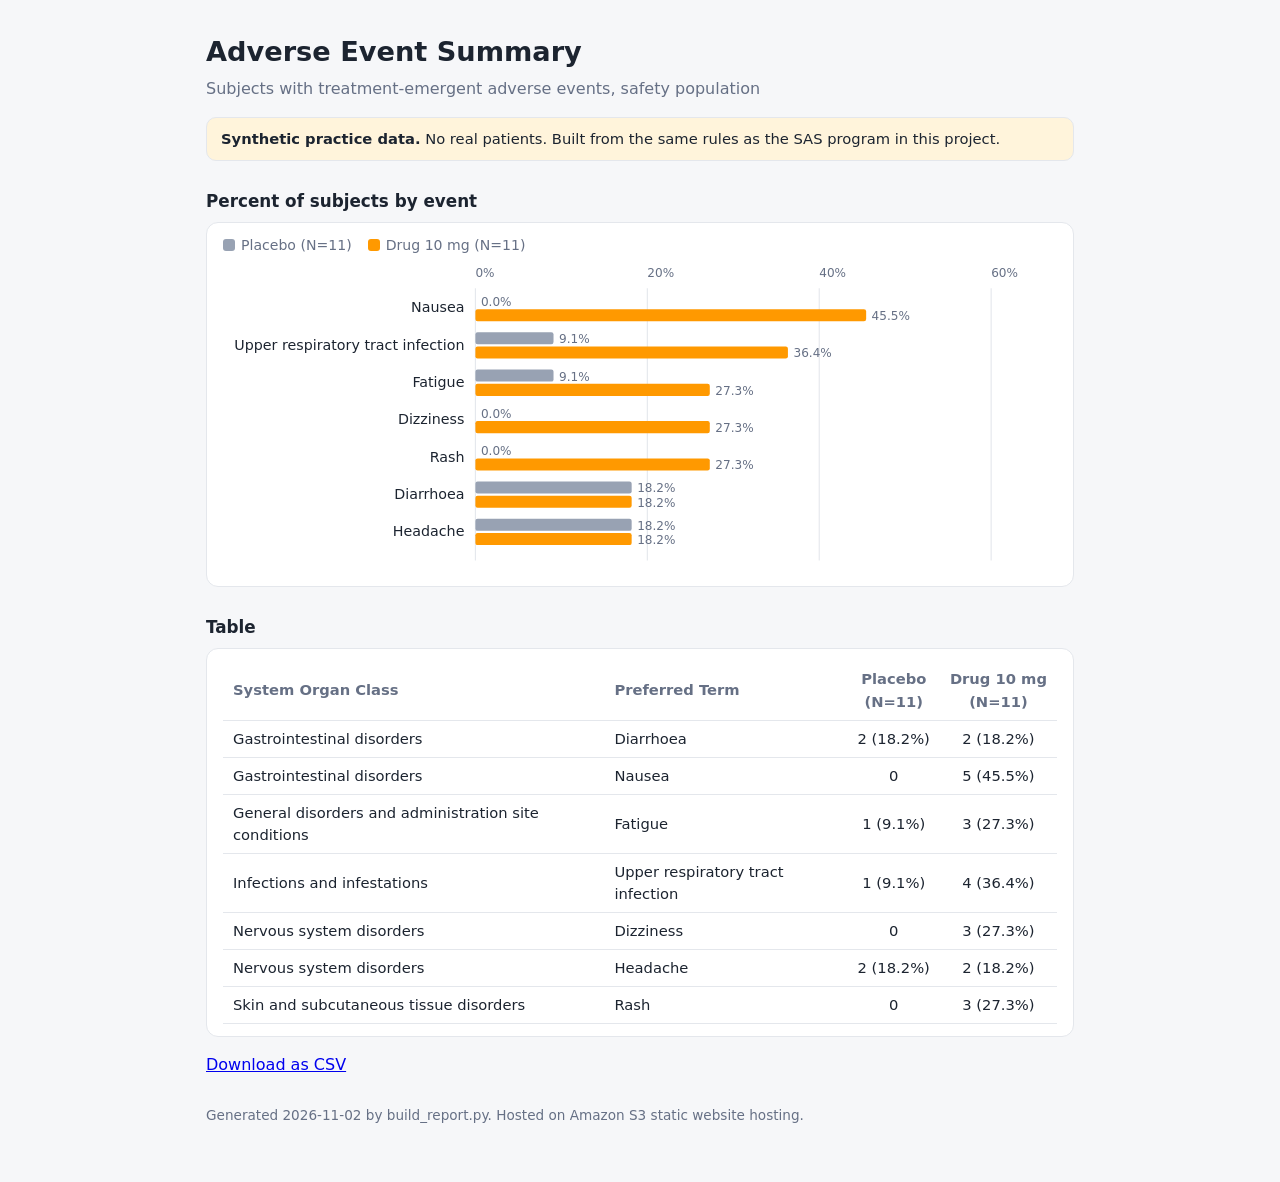
<file: ae-report-s3/site/index.html>
<!DOCTYPE html>
<html lang="en"><head><meta charset="utf-8"><meta name="viewport" content="width=device-width,initial-scale=1">
<title>Adverse Event Summary (synthetic data)</title>
<style>
:root{--bg:#f6f7f9;--card:#fff;--ink:#1c2430;--mute:#667085;--line:#e4e7ec;--b0:#98a2b3;--b1:#ff9900;--warn:#fff4db}
@media (prefers-color-scheme:dark){:root{--bg:#10151c;--card:#18202a;--ink:#e8edf3;--mute:#9aa6b5;--line:#2a3441;--b0:#7b8798;--warn:#3a2f12}}
*{box-sizing:border-box}
body{margin:0;background:var(--bg);color:var(--ink);font:16px/1.5 system-ui,-apple-system,"Segoe UI",Roboto,sans-serif}
main{max-width:900px;margin:0 auto;padding:32px 16px 56px}
h1{margin:0 0 4px;font-size:1.7rem} h2{font-size:1.05rem;margin:28px 0 8px}
.sub{color:var(--mute);margin:0 0 16px}
.note{background:var(--warn);border:1px solid var(--line);border-radius:10px;padding:10px 14px;font-size:.92rem}
.card{background:var(--card);border:1px solid var(--line);border-radius:12px;padding:12px 16px;overflow-x:auto}
table{border-collapse:collapse;width:100%;font-size:.92rem}
th,td{text-align:left;padding:7px 10px;border-bottom:1px solid var(--line)}
th{color:var(--mute);font-weight:600} td.n,th.n{text-align:center;white-space:nowrap}
svg{width:100%;height:auto} .grid{stroke:var(--line)} .tick,.val{fill:var(--mute);font-size:11px} .lbl{fill:var(--ink);font-size:13px}
.b0{fill:var(--b0)} .b1{fill:var(--b1)}
.legend{display:flex;gap:16px;font-size:.88rem;color:var(--mute);margin:0 0 6px}
.legend i{display:inline-block;width:12px;height:12px;border-radius:3px;margin-right:6px;vertical-align:-1px}
footer{margin-top:28px;color:var(--mute);font-size:.85rem}
</style></head><body><main>
<h1>Adverse Event Summary</h1>
<p class="sub">Subjects with treatment-emergent adverse events, safety population</p>
<p class="note"><b>Synthetic practice data.</b> No real patients. Built from the same rules as the SAS program in this project.</p>
<h2>Percent of subjects by event</h2>
<div class="card">
<div class="legend"><span><i style="background:var(--b0)"></i>Placebo (N=11)</span><span><i style="background:var(--b1)"></i>Drug 10 mg (N=11)</span></div>
<svg viewBox="0 0 760 278" role="img" aria-label="Percent of subjects with each adverse event, by arm" xmlns="http://www.w3.org/2000/svg">
<line x1="230.0" y1="24" x2="230.0" y2="272" class="grid"/><text x="230.0" y="14" class="tick">0%</text>
<line x1="386.66666666666663" y1="24" x2="386.66666666666663" y2="272" class="grid"/><text x="386.66666666666663" y="14" class="tick">20%</text>
<line x1="543.3333333333333" y1="24" x2="543.3333333333333" y2="272" class="grid"/><text x="543.3333333333333" y="14" class="tick">40%</text>
<line x1="700.0" y1="24" x2="700.0" y2="272" class="grid"/><text x="700.0" y="14" class="tick">60%</text>
<text x="220" y="46" text-anchor="end" class="lbl">Nausea</text>
<rect x="230" y="30" width="0.0" height="11" class="b0" rx="2"><title>Placebo: 0.0%</title></rect>
<text x="235.0" y="40" class="val">0.0%</text>
<rect x="230" y="43" width="356.1" height="11" class="b1" rx="2"><title>Drug 10 mg: 45.5%</title></rect>
<text x="591.060606060606" y="53" class="val">45.5%</text>
<text x="220" y="80" text-anchor="end" class="lbl">Upper respiratory tract infection</text>
<rect x="230" y="64" width="71.2" height="11" class="b0" rx="2"><title>Placebo: 9.1%</title></rect>
<text x="306.21212121212125" y="74" class="val">9.1%</text>
<rect x="230" y="77" width="284.8" height="11" class="b1" rx="2"><title>Drug 10 mg: 36.4%</title></rect>
<text x="519.8484848484849" y="87" class="val">36.4%</text>
<text x="220" y="114" text-anchor="end" class="lbl">Fatigue</text>
<rect x="230" y="98" width="71.2" height="11" class="b0" rx="2"><title>Placebo: 9.1%</title></rect>
<text x="306.21212121212125" y="108" class="val">9.1%</text>
<rect x="230" y="111" width="213.6" height="11" class="b1" rx="2"><title>Drug 10 mg: 27.3%</title></rect>
<text x="448.6363636363636" y="121" class="val">27.3%</text>
<text x="220" y="148" text-anchor="end" class="lbl">Dizziness</text>
<rect x="230" y="132" width="0.0" height="11" class="b0" rx="2"><title>Placebo: 0.0%</title></rect>
<text x="235.0" y="142" class="val">0.0%</text>
<rect x="230" y="145" width="213.6" height="11" class="b1" rx="2"><title>Drug 10 mg: 27.3%</title></rect>
<text x="448.6363636363636" y="155" class="val">27.3%</text>
<text x="220" y="182" text-anchor="end" class="lbl">Rash</text>
<rect x="230" y="166" width="0.0" height="11" class="b0" rx="2"><title>Placebo: 0.0%</title></rect>
<text x="235.0" y="176" class="val">0.0%</text>
<rect x="230" y="179" width="213.6" height="11" class="b1" rx="2"><title>Drug 10 mg: 27.3%</title></rect>
<text x="448.6363636363636" y="189" class="val">27.3%</text>
<text x="220" y="216" text-anchor="end" class="lbl">Diarrhoea</text>
<rect x="230" y="200" width="142.4" height="11" class="b0" rx="2"><title>Placebo: 18.2%</title></rect>
<text x="377.42424242424244" y="210" class="val">18.2%</text>
<rect x="230" y="213" width="142.4" height="11" class="b1" rx="2"><title>Drug 10 mg: 18.2%</title></rect>
<text x="377.42424242424244" y="223" class="val">18.2%</text>
<text x="220" y="250" text-anchor="end" class="lbl">Headache</text>
<rect x="230" y="234" width="142.4" height="11" class="b0" rx="2"><title>Placebo: 18.2%</title></rect>
<text x="377.42424242424244" y="244" class="val">18.2%</text>
<rect x="230" y="247" width="142.4" height="11" class="b1" rx="2"><title>Drug 10 mg: 18.2%</title></rect>
<text x="377.42424242424244" y="257" class="val">18.2%</text>
</svg>
</div>
<h2>Table</h2>
<div class="card"><table>
<tr><th>System Organ Class</th><th>Preferred Term</th><th class="n">Placebo<br>(N=11)</th><th class="n">Drug 10 mg<br>(N=11)</th></tr>
<tr><td>Gastrointestinal disorders</td><td>Diarrhoea</td><td class="n">2 (18.2%)</td><td class="n">2 (18.2%)</td></tr>
<tr><td>Gastrointestinal disorders</td><td>Nausea</td><td class="n">0</td><td class="n">5 (45.5%)</td></tr>
<tr><td>General disorders and administration site conditions</td><td>Fatigue</td><td class="n">1 (9.1%)</td><td class="n">3 (27.3%)</td></tr>
<tr><td>Infections and infestations</td><td>Upper respiratory tract infection</td><td class="n">1 (9.1%)</td><td class="n">4 (36.4%)</td></tr>
<tr><td>Nervous system disorders</td><td>Dizziness</td><td class="n">0</td><td class="n">3 (27.3%)</td></tr>
<tr><td>Nervous system disorders</td><td>Headache</td><td class="n">2 (18.2%)</td><td class="n">2 (18.2%)</td></tr>
<tr><td>Skin and subcutaneous tissue disorders</td><td>Rash</td><td class="n">0</td><td class="n">3 (27.3%)</td></tr>
</table></div>
<p><a href="ae_summary.csv">Download as CSV</a></p>
<footer>Generated 2026-11-02 by build_report.py. Hosted on Amazon S3 static website hosting.</footer>
</main></body></html>
</file>
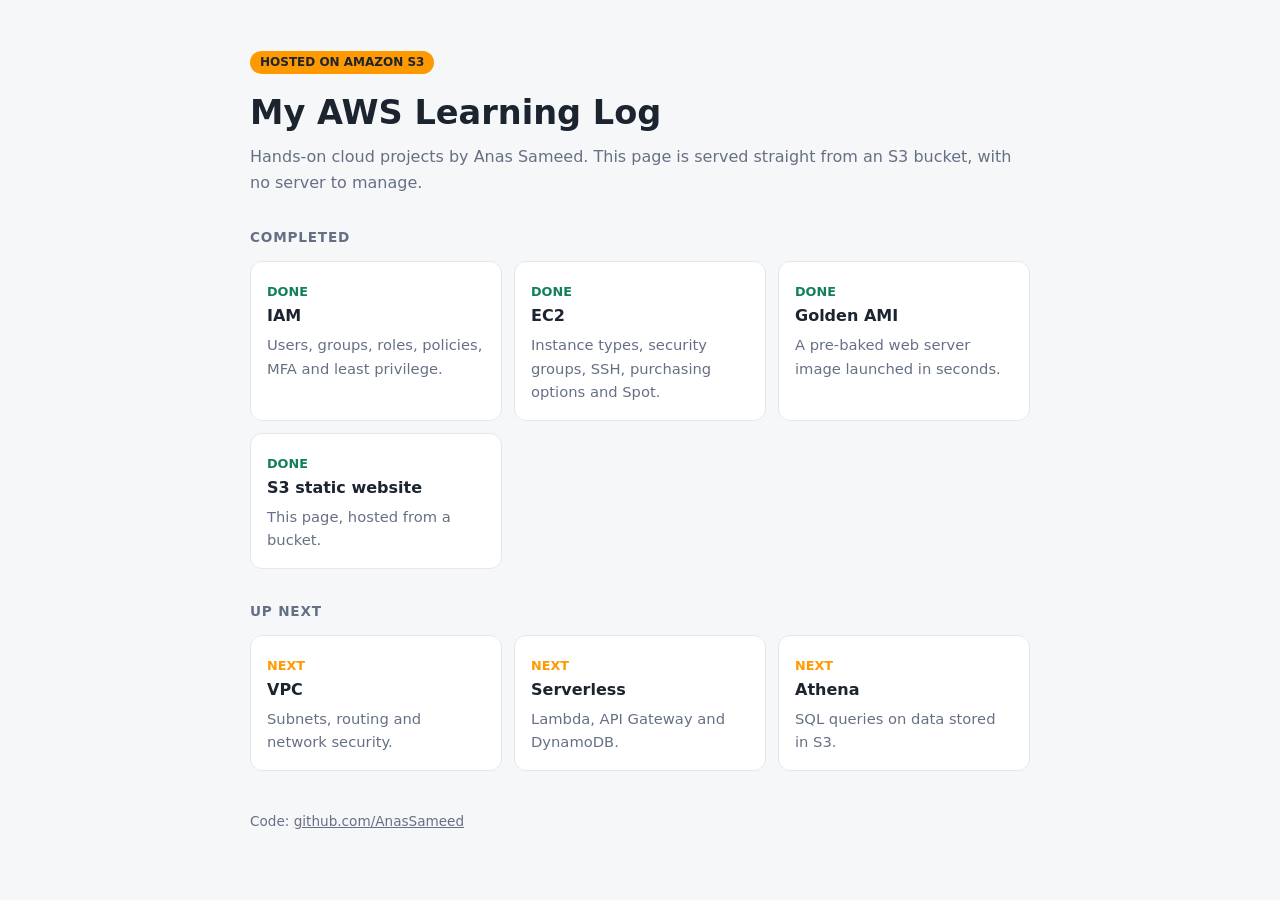
<file: s3-static-website/website/index.html>
<!DOCTYPE html>
<html lang="en">
<head>
<meta charset="utf-8">
<meta name="viewport" content="width=device-width,initial-scale=1">
<title>Anas | AWS Learning Log</title>
<style>
:root{--bg:#f6f7f9;--card:#fff;--ink:#1c2430;--mute:#667085;--line:#e4e7ec;--accent:#ff9900}
@media (prefers-color-scheme:dark){:root{--bg:#10151c;--card:#18202a;--ink:#e8edf3;--mute:#9aa6b5;--line:#2a3441}}
*{box-sizing:border-box}
body{margin:0;background:var(--bg);color:var(--ink);font:16px/1.6 system-ui,-apple-system,"Segoe UI",Roboto,sans-serif}
main{max-width:820px;margin:0 auto;padding:48px 20px 64px}
.badge{display:inline-block;background:var(--accent);color:#1c2430;font-weight:600;font-size:.75rem;padding:2px 10px;border-radius:99px}
h1{margin:12px 0 4px;font-size:2.1rem}
.sub{color:var(--mute);margin:0 0 32px}
h2{font-size:.85rem;text-transform:uppercase;letter-spacing:.06em;color:var(--mute);margin:32px 0 12px}
.grid{display:grid;grid-template-columns:repeat(auto-fit,minmax(240px,1fr));gap:12px}
.card{background:var(--card);border:1px solid var(--line);border-radius:12px;padding:16px}
.card h3{margin:0 0 4px;font-size:1rem}
.card p{margin:0;color:var(--mute);font-size:.92rem}
.done{color:#12805c;font-weight:600;font-size:.8rem}
.next{color:var(--accent);font-weight:600;font-size:.8rem}
a{color:inherit}
footer{margin-top:40px;color:var(--mute);font-size:.85rem}
</style>
</head>
<body><main>
<span class="badge">HOSTED ON AMAZON S3</span>
<h1>My AWS Learning Log</h1>
<p class="sub">Hands-on cloud projects by Anas Sameed. This page is served straight from an S3 bucket, with no server to manage.</p>

<h2>Completed</h2>
<div class="grid">
  <div class="card"><span class="done">DONE</span><h3>IAM</h3><p>Users, groups, roles, policies, MFA and least privilege.</p></div>
  <div class="card"><span class="done">DONE</span><h3>EC2</h3><p>Instance types, security groups, SSH, purchasing options and Spot.</p></div>
  <div class="card"><span class="done">DONE</span><h3>Golden AMI</h3><p>A pre-baked web server image launched in seconds.</p></div>
  <div class="card"><span class="done">DONE</span><h3>S3 static website</h3><p>This page, hosted from a bucket.</p></div>
</div>

<h2>Up next</h2>
<div class="grid">
  <div class="card"><span class="next">NEXT</span><h3>VPC</h3><p>Subnets, routing and network security.</p></div>
  <div class="card"><span class="next">NEXT</span><h3>Serverless</h3><p>Lambda, API Gateway and DynamoDB.</p></div>
  <div class="card"><span class="next">NEXT</span><h3>Athena</h3><p>SQL queries on data stored in S3.</p></div>
</div>

<footer>Code: <a href="https://github.com/AnasSameed">github.com/AnasSameed</a></footer>
</main></body></html>
</file>
